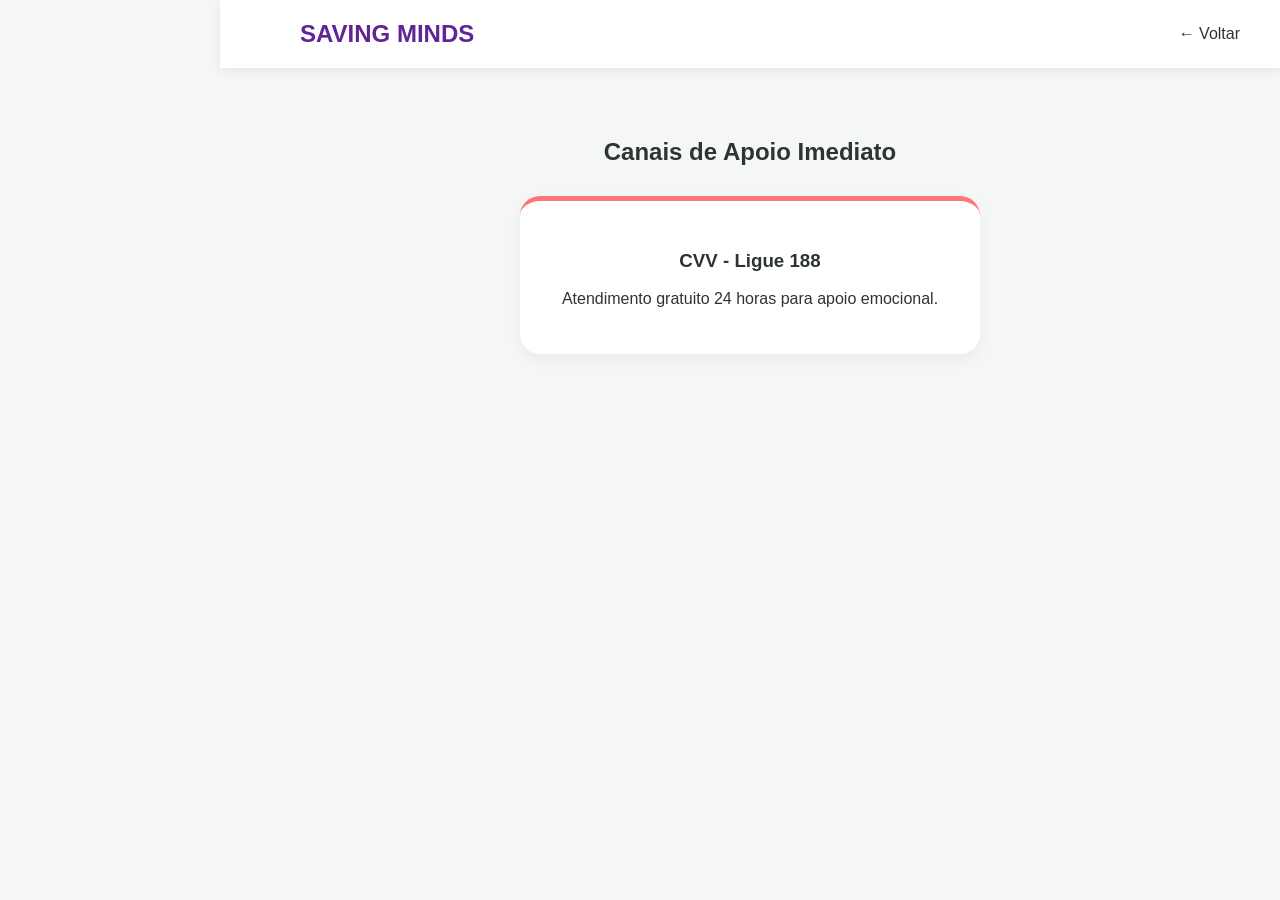
<file: save-minds/ajuda.html>
<!DOCTYPE html>
<html lang="pt-br">
<head>
    <meta charset="UTF-8">
    <link rel="stylesheet" href="style.css">
    <title>SAVING MINDS</title>
</head>



<body>
    <header>
        <div class="logo">SAVING MINDS</div>
        <a href="index.html" style="text-decoration: none; color: var(--primary-color);">← Voltar</a>
    </header>

    <main style="text-align: center; padding: 50px;">
        <h2>Canais de Apoio Imediato</h2>
        <div class="card" style="max-width: 400px; margin: 30px auto; border-top: 5px solid var(--accent-red);">
            <h3>CVV - Ligue 188</h3>
            <p>Atendimento gratuito 24 horas para apoio emocional.</p>
        </div>
    </main>
</body>
</html>
</file>
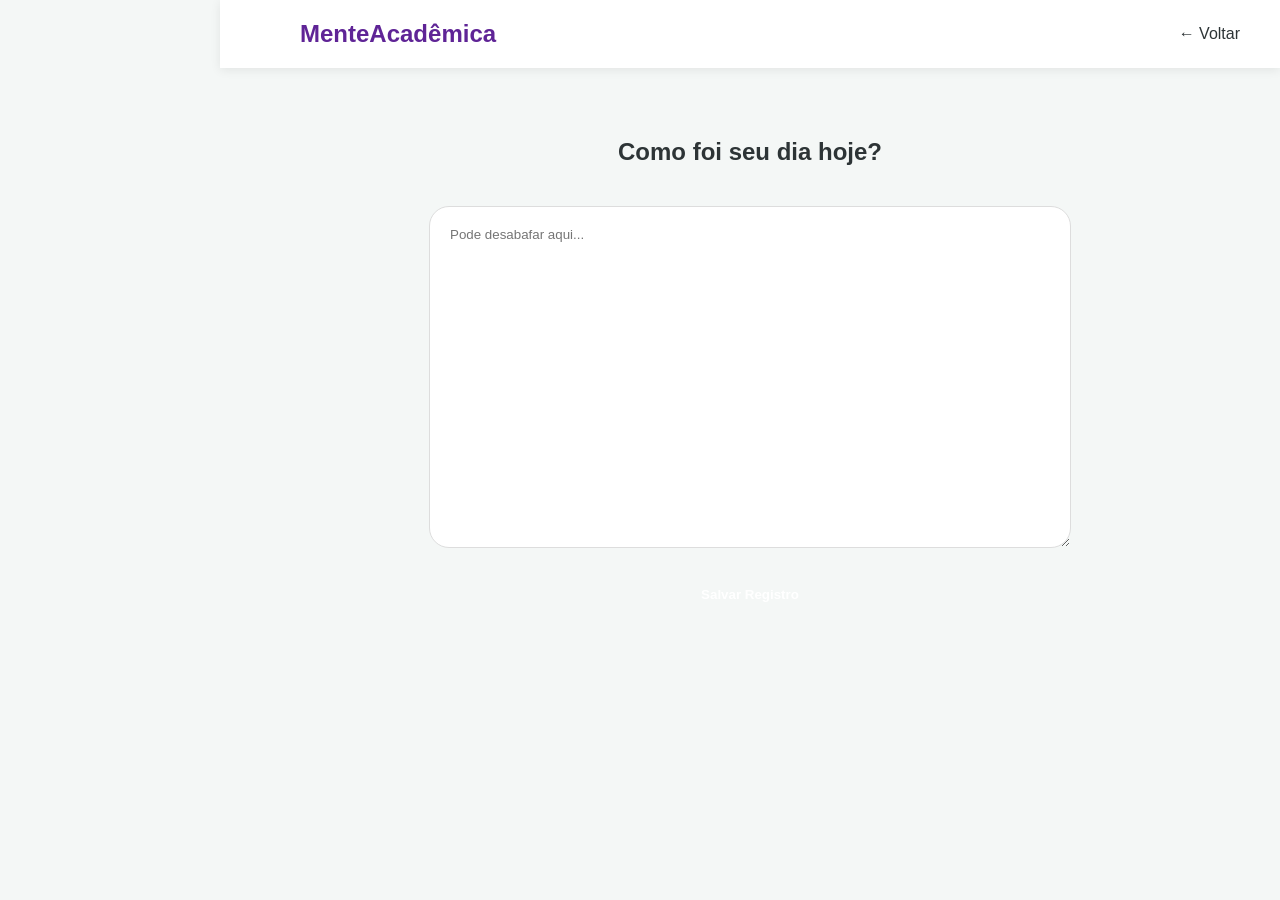
<file: save-minds/diario.html>
<!DOCTYPE html>
<html lang="pt-br">
<head>
    <meta charset="UTF-8">
    <link rel="stylesheet" href="style.css">
    <title>Diário | Mente Acadêmica</title>
</head>
<body>
    <header>
        <div class="logo">MenteAcadêmica</div>
        <a href="index.html" style="text-decoration: none; color: var(--primary-color);">← Voltar</a>
    </header>

    <main style="padding: 50px; text-align: center;">
        <h2>Como foi seu dia hoje?</h2>
        <textarea placeholder="Pode desabafar aqui..." style="width: 100%; max-width: 600px; height: 300px; margin-top: 20px; padding: 20px; border-radius: 20px; border: 1px solid #ddd; font-family: inherit;"></textarea>
        <br>
        <button style="background: var(--primary-color); color: white; border: none; padding: 15px 40px; border-radius: 50px; margin-top: 20px; font-weight: bold; cursor: pointer;">Salvar Registro</button>
    </main>
</body>
</html>
</file>
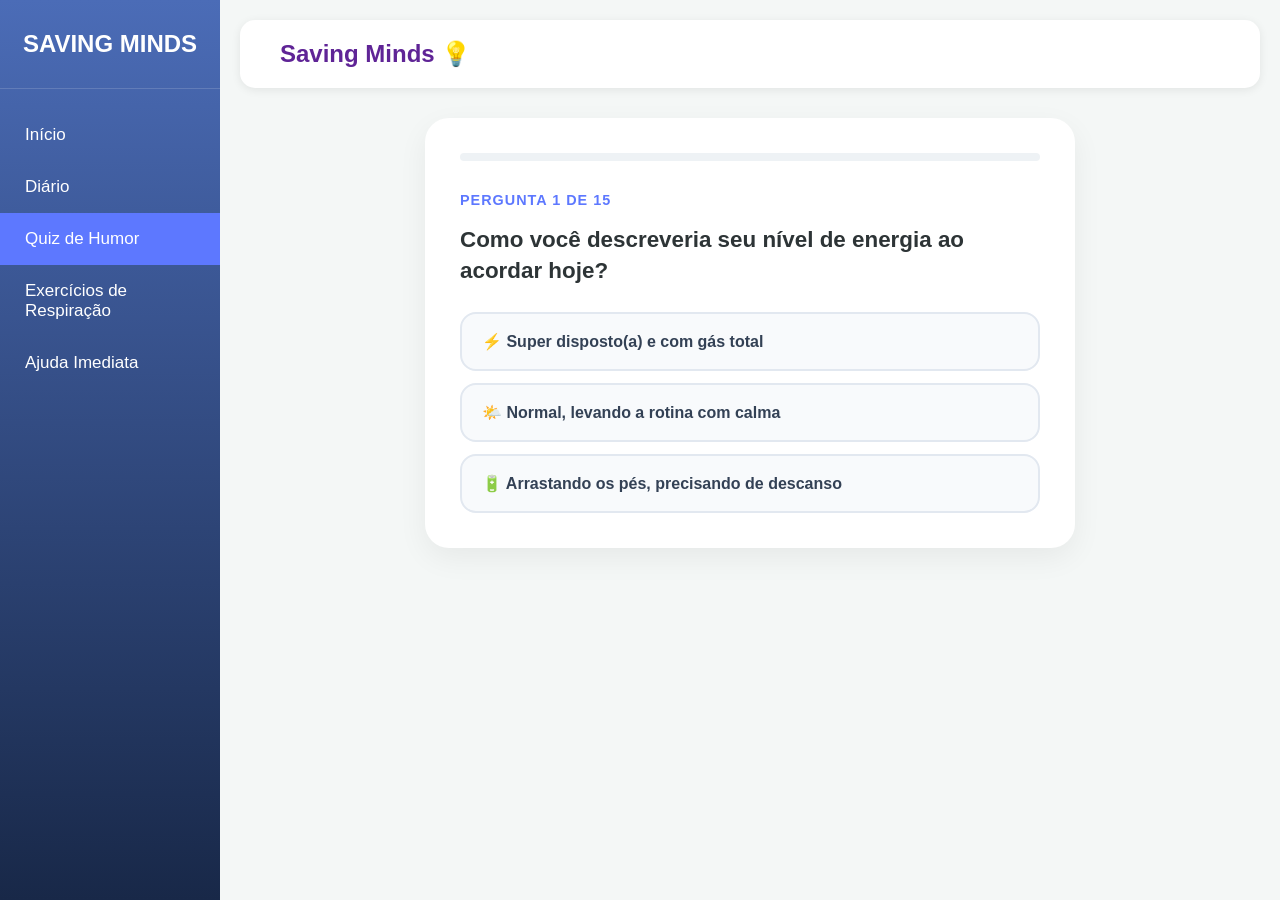
<file: save-minds/quiz.html>
<!DOCTYPE html>
<html lang="pt-BR">
<head>
    <meta charset="UTF-8">
    <meta name="viewport" content="width=device-width, initial-scale=1.0">
    <title>Saving Minds | Quiz de Humor</title>
    <link rel="stylesheet" href="quiz.css">
</head>
<body>

    <!-- MENU LATERAL -->
    <aside class="sidebar">
        <div class="logo-menu">
            <h2>SAVING MINDS</h2>
        </div>
        <nav class="menu">
            <a href="index.html">Início</a>
            <a href="diario.html">Diário</a>
            <a href="quiz.html" class="active">Quiz de Humor</a>
            <a href="respiracao.html">Exercícios de Respiração</a>
            <a href="ajuda.html">Ajuda Imediata</a>
        </nav>
    </aside>

    <!-- ÁREA PRINCIPAL -->
    <div class="site-wrapper">
        <header>
            <div class="logo">Saving Minds 💡</div>
        </header>

        <main>
            <div class="quiz-container">
                <!-- Barra de Progresso -->
                <div class="progress-bar-container">
                    <div id="progressBar" class="progress-bar"></div>
                </div>

                <!-- Pergunta 1 -->
                <div class="step active" id="step-1">
                    <span class="step-count">Pergunta 1 de 15</span>
                    <h2>Como você descreveria seu nível de energia ao acordar hoje?</h2>
                    <div class="options-grid">
                        <button type="button" class="opt-btn" onclick="proximaPergunta('p1', 1)">⚡ Super disposto(a) e com gás total</button>
                        <button type="button" class="opt-btn" onclick="proximaPergunta('p1', 2)">🌤️ Normal, levando a rotina com calma</button>
                        <button type="button" class="opt-btn" onclick="proximaPergunta('p1', 3)">🔋 Arrastando os pés, precisando de descanso</button>
                    </div>
                </div>

                <!-- Pergunta 2 -->
                <div class="step" id="step-2">
                    <span class="step-count">Pergunta 2 de 15</span>
                    <h2>Como está a sua cabeça em relação às matérias e prazos da escola?</h2>
                    <div class="options-grid">
                        <button type="button" class="opt-btn" onclick="proximaPergunta('p2', 1)">🟢 Tudo organizado, sem desespero</button>
                        <button type="button" class="opt-btn" onclick="proximaPergunta('p2', 2)">🟡 Algumas coisas acumuladas, mas sob controle</button>
                        <button type="button" class="opt-btn" onclick="proximaPergunta('p2', 3)">🔴 Muita pressão e sensação de sobrecarga</button>
                    </div>
                </div>

                <!-- Pergunta 3 -->
                <div class="step" id="step-3">
                    <span class="step-count">Pergunta 3 de 15</span>
                    <h2>Qual frase mais combina com a sua capacidade de foco hoje?</h2>
                    <div class="options-grid">
                        <button type="button" class="opt-btn" onclick="proximaPergunta('p3', 1)">🎯 Foco total, consigo concentrar rápido</button>
                        <button type="button" class="opt-btn" onclick="proximaPergunta('p3', 2)">💭 Mente meio avoadinha, mas dá pra estudar</button>
                        <button type="button" class="opt-btn" onclick="proximaPergunta('p3', 3)">🤯 Impossível focar, pensamentos a mil</button>
                    </div>
                </div>

                <!-- Pergunta 4 -->
                <div class="step" id="step-4">
                    <span class="step-count">Pergunta 4 de 15</span>
                    <h2>Como está a sua paciência para interagir com as pessoas na escola?</h2>
                    <div class="options-grid">
                        <button type="button" class="opt-btn" onclick="proximaPergunta('p4', 1)">💬 Tranquila, com vontade de conversar e rir</button>
                        <button type="button" class="opt-btn" onclick="proximaPergunta('p4', 2)">😐 Neutra, prefiro ficar mais na minha</button>
                        <button type="button" class="opt-btn" onclick="proximaPergunta('p4', 3)">⚠️ Zero paciência, qualquer barulho me irrita</button>
                    </div>
                </div>

                <!-- Pergunta 5 -->
                <div class="step" id="step-5">
                    <span class="step-count">Pergunta 5 de 15</span>
                    <h2>Como foi a qualidade do seu sono na última noite?</h2>
                    <div class="options-grid">
                        <button type="button" class="opt-btn" onclick="proximaPergunta('p5', 1)">😴 Dormi super bem e acordei renovado(a)</button>
                        <button type="button" class="opt-btn" onclick="proximaPergunta('p5', 2)">📱 Demorei um pouco pra dormir, mas ok</button>
                        <button type="button" class="opt-btn" onclick="proximaPergunta('p5', 3)">📉 Dormi mal, acordei várias vezes ou tive insônia</button>
                    </div>
                </div>

                <!-- Pergunta 6 -->
                <div class="step" id="step-6">
                    <span class="step-count">Pergunta 6 de 15</span>
                    <h2>Quando você pensa nas tarefas de hoje, qual o sentimento principal?</h2>
                    <div class="options-grid">
                        <button type="button" class="opt-btn" onclick="proximaPergunta('p6', 1)">🚀 Motivação para resolver tudo</button>
                        <button type="button" class="opt-btn" onclick="proximaPergunta('p6', 2)">🥱 Cansaço, mas vou fazendo no meu ritmo</button>
                        <button type="button" class="opt-btn" onclick="proximaPergunta('p6', 3)">😰 Ansiedade e vontade de adiar tudo</button>
                    </div>
                </div>

                <!-- Pergunta 7 -->
                <div class="step" id="step-7">
                    <span class="step-count">Pergunta 7 de 15</span>
                    <h2>Como você reagiu quando algo não saiu como o planejado recentemente?</h2>
                    <div class="options-grid">
                        <button type="button" class="opt-btn" onclick="proximaPergunta('p7', 1)">💡 De boa, pensei logo em uma solução</button>
                        <button type="button" class="opt-btn" onclick="proximaPergunta('p7', 2)">😮‍💨 Fiquei chateado(a), mas bola pra frente</button>
                        <button type="button" class="opt-btn" onclick="proximaPergunta('p7', 3)">💥 Fiquei extremamente estressado(a) e desanimado(a)</button>
                    </div>
                </div>

                <!-- Pergunta 8 -->
                <div class="step" id="step-8">
                    <span class="step-count">Pergunta 8 de 15</span>
                    <h2>Você conseguiu reservar um tempo para si mesmo(a) nos últimos dias?</h2>
                    <div class="options-grid">
                        <button type="button" class="opt-btn" onclick="proximaPergunta('p8', 1)">🎨 Sim, fiz coisas que gosto e relaxei</button>
                        <button type="button" class="opt-btn" onclick="proximaPergunta('p8', 2)">⏳ Pouco, a rotina está bem corrida</button>
                        <button type="button" class="opt-btn" onclick="proximaPergunta('p8', 3)">❌ Zero tempo, só estudo, obrigações e cansaço</button>
                    </div>
                </div>

                <!-- Pergunta 9 -->
                <div class="step" id="step-9">
                    <span class="step-count">Pergunta 9 de 15</span>
                    <h2>Como está o seu nível de tensão corporal (ombros, pescoço, cabeça)?</h2>
                    <div class="options-grid">
                        <button type="button" class="opt-btn" onclick="proximaPergunta('p9', 1)">🧘 Relaxado(a), sem dores ou tensão</button>
                        <button type="button" class="opt-btn" onclick="proximaPergunta('p9', 2)">🏋️ Um pouco pesado(a), mas suportável</button>
                        <button type="button" class="opt-btn" onclick="proximaPergunta('p9', 3)">🧱 Músculos totalmente travados e doloridos</button>
                    </div>
                </div>

                <!-- Pergunta 10 -->
                <div class="step" id="step-10">
                    <span class="step-count">Pergunta 10 de 15</span>
                    <h2>Qual é a sua disposição para participar das aulas de hoje?</h2>
                    <div class="options-grid">
                        <button type="button" class="opt-btn" onclick="proximaPergunta('p10', 1)">🙋‍♂️ Curioso(a) e com vontade de aprender</button>
                        <button type="button" class="opt-btn" onclick="proximaPergunta('p10', 2)">🚶‍♂️ Presente fisicamente, mas a cabeça longe</button>
                        <button type="button" class="opt-btn" onclick="proximaPergunta('p10', 3)">😴 Só querendo que o sinal toque pra ir embora</button>
                    </div>
                </div>

                <!-- Pergunta 11 -->
                <div class="step" id="step-11">
                    <span class="step-count">Pergunta 11 de 15</span>
                    <h2>Como está sua alimentação e apetite na rotina de estudos?</h2>
                    <div class="options-grid">
                        <button type="button" class="opt-btn" onclick="proximaPergunta('p11', 1)">🥗 Regular e equilibrada, me alimento bem</button>
                        <button type="button" class="opt-btn" onclick="proximaPergunta('p11', 2)">🍕 Meio desregulada (como demais por ansiedade ou pulo refeições)</button>
                        <button type="button" class="opt-btn" onclick="proximaPergunta('p11', 3)">🚫 Sem apetite nenhum ou estômago embrulhado pelo estresse</button>
                    </div>
                </div>

                <!-- Pergunta 12 -->
                <div class="step" id="step-12">
                    <span class="step-count">Pergunta 12 de 15</span>
                    <h2>Como você se sente quando precisa fazer trabalhos em grupo?</h2>
                    <div class="options-grid">
                        <button type="button" class="opt-btn" onclick="proximaPergunta('p12', 1)">🤝 Animado(a), gosto de colaborar com os colegas</button>
                        <button type="button" class="opt-btn" onclick="proximaPergunta('p12', 2)">📋 Razoável, prefiro quando cada um faz sua parte</button>
                        <button type="button" class="opt-btn" onclick="proximaPergunta('p12', 3)">😩 Muito estressado(a), prefiro fazer tudo sozinho(a)</button>
                    </div>
                </div>

                <!-- Pergunta 13 -->
                <div class="step" id="step-13">
                    <span class="step-count">Pergunta 13 de 15</span>
                    <h2>Como você lida com o uso do celular e redes sociais nos momentos livres?</h2>
                    <div class="options-grid">
                        <button type="button" class="opt-btn" onclick="proximaPergunta('p13', 1)">📲 Uso de forma moderada pra me distrair</button>
                        <button type="button" class="opt-btn" onclick="proximaPergunta('p13', 2)">👀 Passo mais tempo do que deveria rolando o feed</button>
                        <button type="button" class="opt-btn" onclick="proximaPergunta('p13', 3)">🌀 Uso pra me alienar e esquecer os problemas escolares</button>
                    </div>
                </div>

                <!-- Pergunta 14 -->
                <div class="step" id="step-14">
                    <span class="step-count">Pergunta 14 de 15</span>
                    <h2>Você sente que tem alguém na escola (amigos/professores) para conversar?</h2>
                    <div class="options-grid">
                        <button type="button" class="opt-btn" onclick="proximaPergunta('p14', 1)">🫂 Sim, me sinto acolhido(a) e apoiado(a)</button>
                        <button type="button" class="opt-btn" onclick="proximaPergunta('p14', 2)">🤷 Tenho colegas, mas converso só sobre o básico</button>
                        <button type="button" class="opt-btn" onclick="proximaPergunta('p14', 3)">🪞 Me sinto sozinho(a) e deslocado(a) no ambiente escolar</button>
                    </div>
                </div>

                <!-- Pergunta 15 -->
                <div class="step" id="step-15">
                    <span class="step-count">Pergunta 15 de 15</span>
                    <h2>Se você pudesse escolher agora, do que mais precisa?</h2>
                    <div class="options-grid">
                        <button type="button" class="opt-btn" onclick="proximaPergunta('p15', 1)">🚀 Continuar produzindo e curtir o restante do dia</button>
                        <button type="button" class="opt-btn" onclick="proximaPergunta('p15', 2)">🎧 Um tempinho sozinho(a) ouvindo música</button>
                        <button type="button" class="opt-btn" onclick="proximaPergunta('p15', 3)">🛌 Desligar o celular e descansar sem cobranças</button>
                    </div>
                </div>

                <!-- Resultado -->
                <div class="step" id="step-resultado">
                    <div class="result-card">
                        <span id="resEmoji" class="res-emoji">🌟</span>
                        <h2 id="resTitulo">Carregando resultado...</h2>
                        <p id="resTexto">Aguarde um momento...</p>
                        <div class="result-actions">
                            <a href="respiracao.html" class="btn-action">🧘 Praticar Respiração</a>
                            <button type="button" class="btn-action secondary" onclick="reiniciarQuiz()">🔄 Refazer Quiz</button>
                        </div>
                    </div>
                </div>
            </div>
        </main>
    </div>

    <script src="quiz.js"></script>
</body>
</html>
</file>
<file: save-minds/style.css>
:root {
    --bg: #f4f7f6;
    --primary: #5d78ff;
    --white: #ffffff;
    --text: #2d3436;
    --accent-red: #ff7675; 
}

/* CONFIGURAÇÕES GERAIS */
body {
    font-family: 'Segoe UI', sans-serif;
    background: var(--bg);
    color: var(--text);
    margin: 0;
    display: block; 
}

/* MENU LATERAL (SIDEBAR) */
.sidebar {
    position: fixed;
    top: 0;
    left: 0;
    width: 220px;
    height: 100vh;
    background: linear-gradient(180deg, #a36ba9, #182848);
    display: flex;
    flex-direction: column;
    color: white;
    z-index: 1000;
}

.logo-menu {
    text-align: center;
    padding: 30px 20px;
    border-bottom: 1px solid rgba(255,255,255,.15);
}

.logo-menu img {
    width: 70px;
    margin-bottom: 10px;
}

.logo-menu h2 {
    font-size: 24px;
    margin: 0;
    color: white;
}

.menu {
    display: flex;
    flex-direction: column;
    margin-top: 20px;
}

.menu a {
    text-decoration: none;
    color: white;
    padding: 16px 25px;
    transition: .3s;
    font-size: 17px;
}

.menu a:hover {
    background: rgba(255,255,255,.15);
    padding-left: 35px;
}

.menu .active {
    background: #b16add;
}

/* DESLOCAMENTO DO CONTEÚDO PRINCIPAL (Para não tapar o fundo) */
header,
main,
footer {
    margin-left: 220px; /* Garante que tudo fique ao lado do menu */
}

/* CABEÇALHO */
header {
    background: var(--white);
    padding: 20px 40px;
    display: flex;
    justify-content: space-between;
    align-items: center;
    box-shadow: 0 2px 10px rgba(0,0,0,.08);
}

.logo { 
    padding-left: 40px;
    font-size: 1.5rem; 
    font-weight: bold; 
    color: rgb(95, 36, 150); 
}

/* SEÇÃO INÍCIO / HERO */
.inicio {
    min-height: 100vh;
    background: linear-gradient(rgba(82, 55, 155, 0.75), rgba(82, 55, 155, 0.75)), url("img/fundo.jpeg");
    background-size: cover;
    background-position: center;
    background-repeat: no-repeat;
    display: flex;
    justify-content: center;
    align-items: center;
    text-align: center;
    padding: 60px 20px;
}

.inicio-texto {
    max-width: 850px;
    color: white;
}

.inicio-texto h1 {
    font-size: 3.2rem;
    margin-bottom: 25px;
    font-weight: bold;
}

.inicio-texto p {
    font-size: 1.2rem;
    line-height: 1.8;
    margin-bottom: 20px;
}

.btn-inicio {
    display: inline-block;
    margin-top: 20px;
    padding: 15px 35px;
    background: white;
    color: #5d3fd3;
    text-decoration: none;
    font-size: 18px;
    font-weight: bold;
    border-radius: 40px;
    transition: 0.3s;
}

.hero { 
    text-align: center; 
    padding: 60px 20px 30px;
    background-color: rgb(243, 248, 243); 
}

.imagemInicio {
    display: block;
    width: 80%;
    max-width: 700px;
    height: auto;
    object-fit: cover;
    margin: 40px auto 0;
    border-radius: 20px;
    box-shadow: 0 10px 30px rgba(0,0,0,.2);
    animation: flutuar 4s ease-in-out infinite;
}

@keyframes flutuar {
    0% { transform: translateY(0); }
    50% { transform: translateY(-12px); }
    100% { transform: translateY(0); }
}

/* CARDS E RECURSOS */
.mood-card {
    background: var(--white);
    max-width: 500px;
    margin: 20px auto;
    padding: 30px;
    border-radius: 30px;
    box-shadow: 0 10px 25px rgba(0,0,0,0.05); 
}

.mood-options { 
    display: flex; 
    justify-content: center; 
    gap: 20px; 
    margin-top: 20px; 
}

.mood-btn { 
    font-size: 3rem; 
    border: none; 
    background: none; 
    cursor: pointer; 
    transition: 0.2s; 
}

.mood-btn:hover { 
    transform: scale(1.2); 
}

.features-grid {
    display: grid;
    grid-template-columns: repeat(auto-fit, minmax(250px, 1fr));
    gap: 20px;
    max-width: 1000px;
    margin: 0 auto 50px;
    padding: 20px 40px 50px;
}

.card {
    background: var(--white);
    padding: 30px;
    border-radius: 20px;
    text-align: center;
    box-shadow: 0 5px 15px rgba(0,0,0,0.05);
    transition: 0.3s;
}

.card:hover { 
    transform: translateY(-5px); 
}

.card-link { 
    text-decoration: none; 
    color: inherit; 
}

/* BOTÕES E MODAIS DE EMERGÊNCIA */
.emergencyButton {
    color: rgb(0, 0, 0);
    border: none;
    padding: 12px 25px;
    border-radius: 50px;
    cursor: pointer;
    font-weight: bold;
}

.emergencyButton:hover { opacity: 0.8; }
.emergencyButton:active { opacity: 0.6; }

.modal {
    display: none;
    position: fixed;
    z-index: 2000;
    left: 0; 
    top: 0; 
    width: 100%; 
    height: 100%;
    background: rgba(0,0,0,0.5); 
}

.modal-content {
    background: white;
    margin: 15% auto;
    padding: 30px;
    width: 320px;
    border-radius: 25px;
    text-align: center; 
}

.imgLampada {
    max-width: 120px;
    height: auto;
}

/*img.imgLampada {
    max-width: 100px;
    height: auto;
    size: 20%;
}*/

/* SLIDER */
.container-slider {
    display: flex;
    justify-content: center;
    margin: 50px 0;
}

.slider {
    width: 95%;
    max-width: 1300px;
    height: 700px;
    position: relative;
    overflow: hidden;
    border-radius: 20px;
    box-shadow: 0 10px 30px rgba(0,0,0,.2);
}

.slide {
    position: absolute;
    width: 100%;
    height: 100%;
    object-fit: cover;
    opacity: 0;
    transition: opacity .8s;
}

.slide.active {
    opacity: 1;
}

/* SEÇÃO SOBRE */
.sobre-container {
    max-width: 900px;
    margin: 60px auto;
    padding: 0 20px;
    display: flex;
    flex-direction: column;
    gap: 40px;
}

.sobre-topico {
    background: var(--white);
    padding: 40px;
    border-radius: 25px;
    box-shadow: 0 10px 25px rgba(0, 0, 0, 0.04);
    transition: all 0.3s ease;
    border-left: 6px solid rgb(208, 157, 255); 
}

.sobre-topico:hover {
    transform: translateY(-5px);
    box-shadow: 0 15px 35px rgba(0, 0, 0, 0.08);
}

.sobre-topico h3 {
    color: var(--primary);
    font-size: 1.6rem;
    margin-top: 0;
    margin-bottom: 20px;
    display: flex;
    align-items: center;
    gap: 10px;
}

.sobre-topico p {
    font-size: 1.1rem;
    line-height: 1.8;
    color: #444444;
    margin-bottom: 15px;
}

.sobre-topico p:last-child {
    margin-bottom: 0;
}

.sobre-topico strong {
    color: #2d3748;
}

/* RODAPÉ */
footer {
    background-color: var(--white);
    color: var(--text);
    padding: 50px 20px 20px;
    margin-top: 60px;
    text-align: center;
    box-shadow: 0 -5px 20px rgba(0, 0, 0, 0.05); 
}

.footer-conteudo {
    max-width: 800px;
    margin: 0 auto;
    display: flex;
    flex-direction: column;
    gap: 15px;
    align-items: center;
}

.footer-emergencia {
    background-color: rgb(255, 235, 235); 
    padding: 20px;
    border-radius: 15px;
    margin: 20px 0;
    width: 100%;
}

.footer-emergencia p {
    color: var(--accent-red);
    font-weight: bold;
    margin-bottom: 15px;
}

.footer-direitos {
    font-size: 0.9rem;
    color: #888;
    margin-top: 20px;
    border-top: 1px solid #eee;
    padding-top: 20px;
    width: 100%;
}
.inicio{
    background-image:
        linear-gradient(rgba(106, 90, 205, 0.65), rgba(106, 90, 205, 0.65)),
        url("img/fundo.tcc.jpeg");

    background-size: cover;
    background-position: center;
    background-repeat: no-repeat;
}
</file>
<file: save-minds/quiz.css>
:root {
    --bg: #f4f7f6;
    --primary: #5d78ff;
    --white: #ffffff;
    --text: #2d3436;
    --accent-red: #ff7675; 
}

* {
    box-sizing: border-box;
}

body {
    font-family: 'Segoe UI', sans-serif;
    background: var(--bg);
    color: var(--text);
    margin: 0;
    padding: 0;
}

/* ESTRUTURA COM MENU LATERAL */
.sidebar {
    position: fixed;
    top: 0;
    left: 0;
    width: 220px;
    height: 100vh;
    background: linear-gradient(180deg, #4b6cb7, #182848);
    display: flex;
    flex-direction: column;
    color: white;
    z-index: 1000;
}

.logo-menu {
    text-align: center;
    padding: 30px 20px;
    border-bottom: 1px solid rgba(255,255,255,.15);
}

.logo-menu img {
    width: 70px;
    margin-bottom: 10px;
}

.logo-menu h2 {
    font-size: 24px;
    margin: 0;
    color: white;
}

.menu {
    display: flex;
    flex-direction: column;
    margin-top: 20px;
}

.menu a {
    text-decoration: none;
    color: white;
    padding: 16px 25px;
    transition: .3s;
    font-size: 17px;
}

.menu a:hover {
    background: rgba(255,255,255,.15);
    padding-left: 35px;
}

.menu .active {
    background: #5d78ff;
}

/* ÁREA PRINCIPAL DA TELA */
.site-wrapper {
    margin-left: 220px;
    width: calc(100% - 220px);
    min-height: 100vh;
    padding: 20px;
}

header {
    background: var(--white);
    padding: 20px 40px;
    display: flex;
    justify-content: space-between;
    align-items: center;
    box-shadow: 0 2px 10px rgba(0,0,0,.08);
    border-radius: 15px;
    margin-bottom: 30px;
}

.logo { 
    font-size: 1.5rem; 
    font-weight: bold; 
    color: rgb(95, 36, 150); 
}

/* CARD DO QUIZ PASSO A PASSO */
.quiz-container {
    max-width: 650px;
    margin: 20px auto;
    background: #ffffff;
    padding: 35px;
    border-radius: 24px;
    box-shadow: 0 10px 30px rgba(0,0,0,0.06);
    position: relative;
}

/* BARRA DE PROGRESSO */
.progress-bar-container {
    width: 100%;
    height: 8px;
    background: #eef2f5;
    border-radius: 10px;
    margin-bottom: 30px;
    overflow: hidden;
}

.progress-bar {
    height: 100%;
    width: 0%;
    background: linear-gradient(90deg, #5d78ff, #7f53ac);
    transition: width 0.4s ease;
}

/* REGRAS QUE ESCONDEM AS OUTRAS PERGUNTAS */
.step {
    display: none; /* Esconde todas as perguntas por padrão */
    opacity: 0;
    transition: all 0.4s ease;
}

.step.active {
    display: block !important; /* Exibe APENAS a pergunta que tiver a classe 'active' */
    opacity: 1;
}

.step-count {
    font-size: 0.9rem;
    font-weight: 700;
    color: #5d78ff;
    text-transform: uppercase;
    letter-spacing: 1px;
}

.step h2 {
    font-size: 1.4rem;
    color: #2d3436;
    margin: 15px 0 25px 0;
    line-height: 1.4;
}

/* BOTÕES DAS OPÇÕES DE RESPOSTA */
.options-grid {
    display: flex;
    flex-direction: column;
    gap: 12px;
}

.opt-btn {
    width: 100%;
    padding: 18px 20px;
    background: #f8fafc;
    border: 2px solid #e2e8f0;
    border-radius: 16px;
    font-size: 1rem;
    text-align: left;
    color: #334155;
    font-weight: 600;
    cursor: pointer;
    transition: all 0.2s ease;
}

.opt-btn:hover {
    background: #ffffff;
    border-color: #5d78ff;
    color: #5d78ff;
    transform: translateX(4px);
    box-shadow: 0 4px 12px rgba(93, 120, 255, 0.12);
}

/* TELA DO RESULTADO FINAL */
.result-card {
    text-align: center;
    padding: 20px 10px;
}

.res-emoji {
    font-size: 4rem;
    display: block;
    margin-bottom: 15px;
}

.result-card h2 {
    font-size: 1.8rem;
    color: #2d3436;
}

.result-card p {
    font-size: 1.1rem;
    line-height: 1.6;
    color: #64748b;
    margin-bottom: 30px;
}

.result-actions {
    display: flex;
    gap: 15px;
    justify-content: center;
    flex-wrap: wrap;
}

.btn-action {
    padding: 14px 24px;
    background: #5d78ff;
    color: white;
    border-radius: 30px;
    text-decoration: none;
    font-weight: bold;
    border: none;
    cursor: pointer;
    transition: 0.2s;
}

.btn-action.secondary {
    background: #e2e8f0;
    color: #475569;
}

.btn-action:hover {
    opacity: 0.9;
    transform: translateY(-2px);
}
</file>
